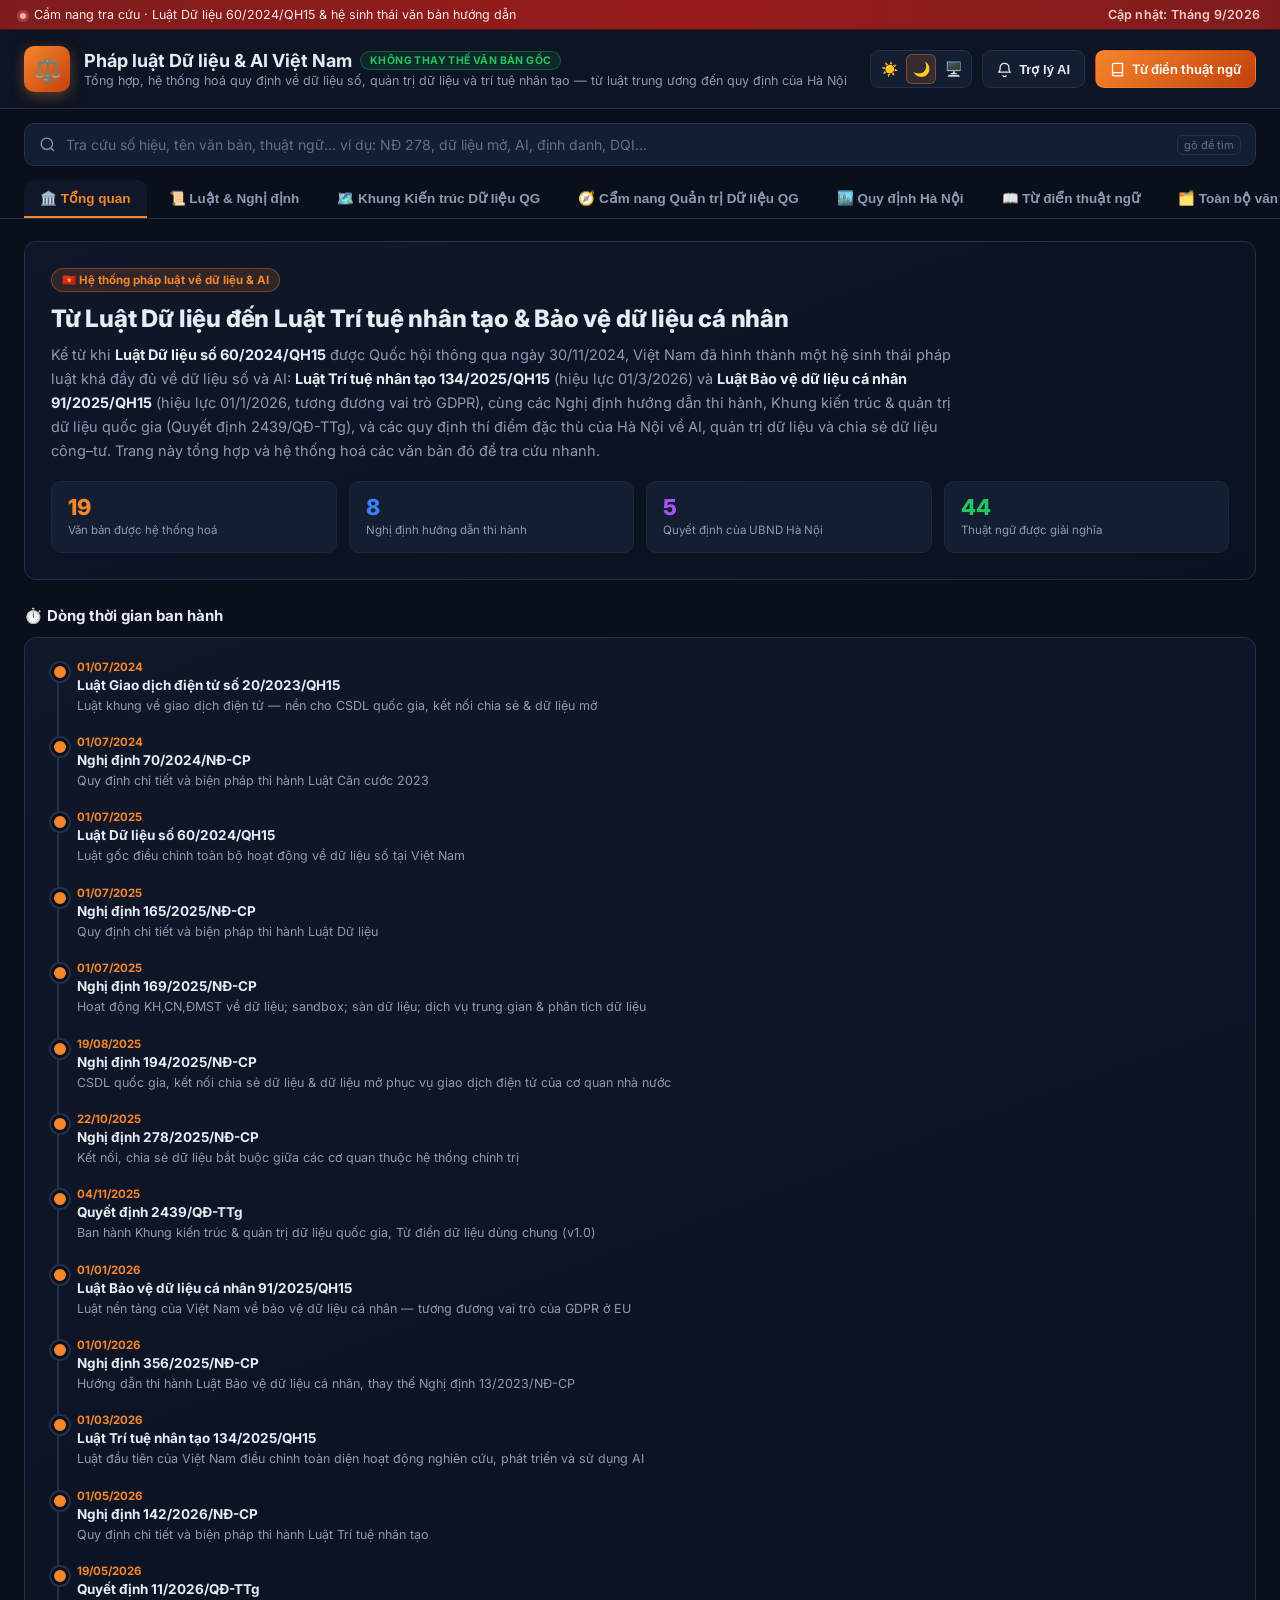
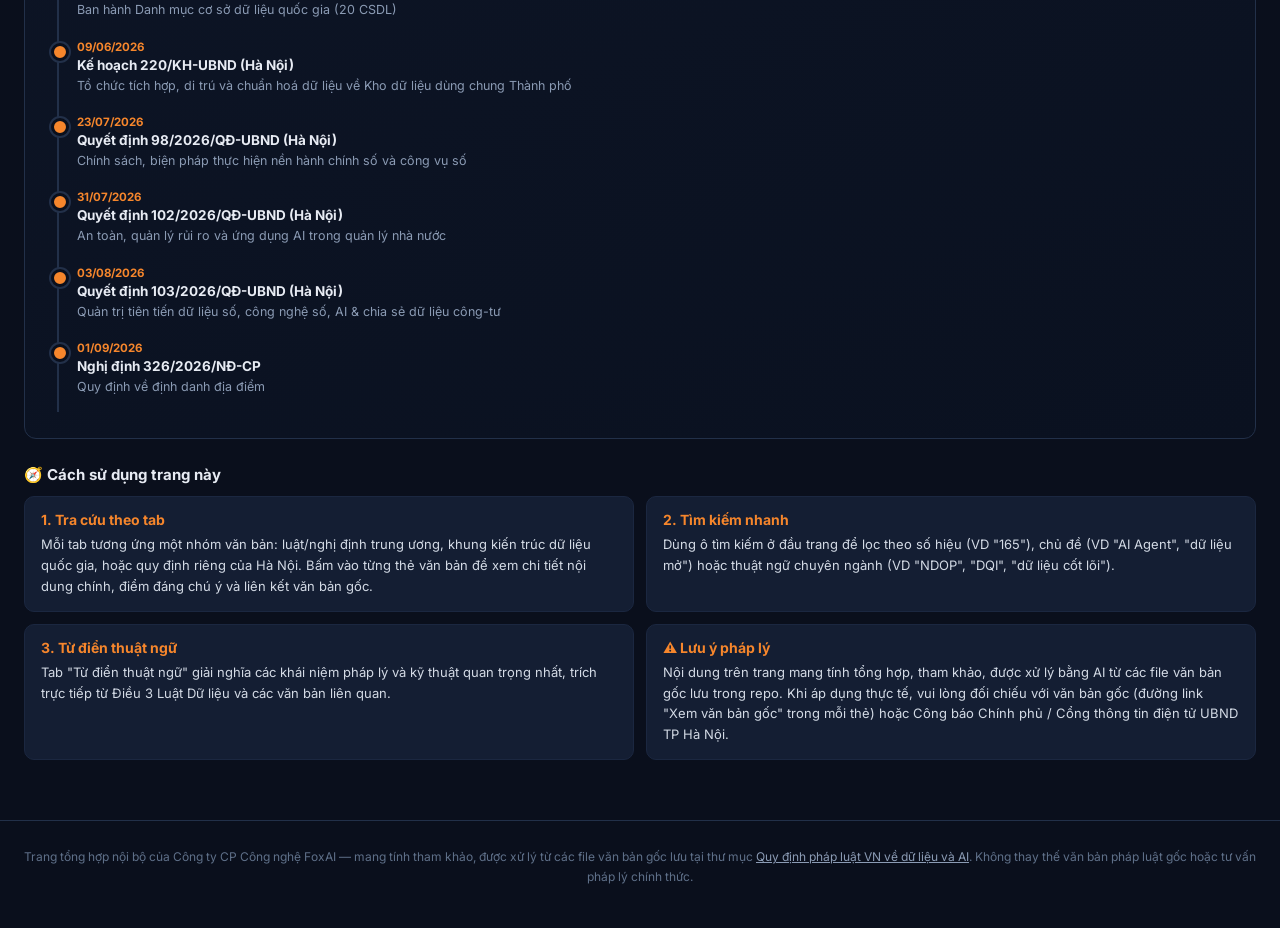
<file: docs/phap-luat/index.html>
<!DOCTYPE html>
<html lang="vi">
<head>
<meta charset="UTF-8">
<meta name="viewport" content="width=device-width, initial-scale=1.0">
<title>Cẩm nang Pháp luật Dữ liệu &amp; AI Việt Nam</title>
<meta name="description" content="Tổng hợp và tra cứu nhanh các quy định pháp luật Việt Nam về dữ liệu số và trí tuệ nhân tạo: Luật Dữ liệu, Luật Trí tuệ nhân tạo, Luật Bảo vệ dữ liệu cá nhân, các Nghị định hướng dẫn, Khung kiến trúc dữ liệu quốc gia và quy định của Hà Nội.">
<link rel="icon" href="data:image/svg+xml,<svg xmlns=%22http://www.w3.org/2000/svg%22 viewBox=%220 0 100 100%22><text y=%22.9em%22 font-size=%2290%22>⚖️</text></svg>">
<link rel="preconnect" href="https://fonts.googleapis.com">
<link href="https://fonts.googleapis.com/css2?family=Inter:wght@400;500;600;700;800&display=swap" rel="stylesheet">
<link rel="stylesheet" href="style.css">
</head>
<body>

<div class="topbar">
  <div><span class="dot"></span>Cẩm nang tra cứu · Luật Dữ liệu 60/2024/QH15 &amp; hệ sinh thái văn bản hướng dẫn</div>
  <div class="topbar-right">Cập nhật: Tháng 9/2026</div>
</div>

<header class="site-header">
  <div class="header-inner">
    <div class="brand">
      <div class="brand-icon">⚖️</div>
      <div class="brand-text">
        <h1>Pháp luật Dữ liệu &amp; AI Việt Nam <span class="badge-pill">Không thay thế văn bản gốc</span></h1>
        <p>Tổng hợp, hệ thống hoá quy định về dữ liệu số, quản trị dữ liệu và trí tuệ nhân tạo — từ luật trung ương đến quy định của Hà Nội</p>
      </div>
    </div>
    <div class="header-actions">
      <div class="theme-switch" role="group" aria-label="Chọn giao diện sáng/tối">
        <button class="theme-btn" data-theme-choice="light" type="button" title="Giao diện sáng">☀️</button>
        <button class="theme-btn" data-theme-choice="dark" type="button" title="Giao diện tối">🌙</button>
        <button class="theme-btn" data-theme-choice="system" type="button" title="Theo cấu hình máy">🖥️</button>
      </div>
      <button class="btn" type="button" id="btn-ai-assistant">
        <svg width="15" height="15" viewBox="0 0 24 24" fill="none" stroke="currentColor" stroke-width="2"><path d="M12 2a7 7 0 00-7 7v3l-2 4h18l-2-4v-3a7 7 0 00-7-7z"/><path d="M9.5 21a2.5 2.5 0 005 0"/></svg>
        Trợ lý AI
      </button>
      <a class="btn btn-accent" href="#" id="btn-glossary-shortcut" onclick="showTab('tudien');return false;">
        <svg width="15" height="15" viewBox="0 0 24 24" fill="none" stroke="currentColor" stroke-width="2"><path d="M4 19.5A2.5 2.5 0 016.5 17H20"/><path d="M6.5 2H20v20H6.5A2.5 2.5 0 014 19.5v-15A2.5 2.5 0 016.5 2z"/></svg>
        Từ điển thuật ngữ
      </a>
    </div>
  </div>
</header>

<div class="search-wrap">
  <div class="search-box">
    <svg width="17" height="17" viewBox="0 0 24 24" fill="none" stroke="currentColor" stroke-width="2"><circle cx="11" cy="11" r="8"/><path d="M21 21l-4.35-4.35"/></svg>
    <input id="search-input" type="text" placeholder="Tra cứu số hiệu, tên văn bản, thuật ngữ… ví dụ: NĐ 278, dữ liệu mở, AI, định danh, DQI…" autocomplete="off">
    <span class="search-hint">gõ để tìm</span>
  </div>
</div>

<div id="tabs-scope">
<nav class="tabs">
  <button class="tab-btn active" id="tab-tongquan" onclick="showTab('tongquan')">🏛️ Tổng quan</button>
  <button class="tab-btn" id="tab-luat" onclick="showTab('luat')">📜 Luật &amp; Nghị định</button>
  <button class="tab-btn" id="tab-khungkientruc" onclick="showTab('khungkientruc')">🗺️ Khung Kiến trúc Dữ liệu QG</button>
  <button class="tab-btn" id="tab-khungqtdl" onclick="showTab('khungqtdl')">🧭 Cẩm nang Quản trị Dữ liệu QG</button>
  <button class="tab-btn" id="tab-hanoi" onclick="showTab('hanoi')">🏙️ Quy định Hà Nội</button>
  <button class="tab-btn" id="tab-tudien" onclick="showTab('tudien')">📖 Từ điển thuật ngữ</button>
  <button class="tab-btn" id="tab-tatca" onclick="showTab('tatca')">🗂️ Toàn bộ văn bản</button>
</nav>
</div>

<main>

  <!-- ===================== SEARCH RESULTS ===================== -->
  <div id="search-results"></div>

  <!-- ===================== TAB: TỔNG QUAN ===================== -->
  <section class="tab-panel active" id="panel-tongquan">
    <div class="hero">
      <span class="chip">🇻🇳 Hệ thống pháp luật về dữ liệu &amp; AI</span>
      <h2>Từ Luật Dữ liệu đến Luật Trí tuệ nhân tạo &amp; Bảo vệ dữ liệu cá nhân</h2>
      <p class="lead">Kể từ khi <b>Luật Dữ liệu số 60/2024/QH15</b> được Quốc hội thông qua ngày 30/11/2024, Việt Nam đã hình thành một hệ sinh thái pháp luật khá đầy đủ về dữ liệu số và AI: <b>Luật Trí tuệ nhân tạo 134/2025/QH15</b> (hiệu lực 01/3/2026) và <b>Luật Bảo vệ dữ liệu cá nhân 91/2025/QH15</b> (hiệu lực 01/1/2026, tương đương vai trò GDPR), cùng các Nghị định hướng dẫn thi hành, Khung kiến trúc &amp; quản trị dữ liệu quốc gia (Quyết định 2439/QĐ-TTg), và các quy định thí điểm đặc thù của Hà Nội về AI, quản trị dữ liệu và chia sẻ dữ liệu công–tư. Trang này tổng hợp và hệ thống hoá các văn bản đó để tra cứu nhanh.</p>
      <div class="stat-grid">
        <div class="stat-card"><div class="num c-orange" id="stat-total">–</div><div class="lbl">Văn bản được hệ thống hoá</div></div>
        <div class="stat-card"><div class="num c-blue" id="stat-nd">–</div><div class="lbl">Nghị định hướng dẫn thi hành</div></div>
        <div class="stat-card"><div class="num c-purple" id="stat-hn">–</div><div class="lbl">Quyết định của UBND Hà Nội</div></div>
        <div class="stat-card"><div class="num c-green" id="stat-terms">–</div><div class="lbl">Thuật ngữ được giải nghĩa</div></div>
      </div>
    </div>

    <div class="section-title"><h3>⏱️ Dòng thời gian ban hành</h3></div>
    <div class="hero" style="padding:22px 26px;">
      <div class="timeline" id="timeline"></div>
    </div>

    <div class="section-title"><h3>🧭 Cách sử dụng trang này</h3></div>
    <div class="glossary-grid">
      <div class="term-card">
        <div class="term">1. Tra cứu theo tab</div>
        <div class="def">Mỗi tab tương ứng một nhóm văn bản: luật/nghị định trung ương, khung kiến trúc dữ liệu quốc gia, hoặc quy định riêng của Hà Nội. Bấm vào từng thẻ văn bản để xem chi tiết nội dung chính, điểm đáng chú ý và liên kết văn bản gốc.</div>
      </div>
      <div class="term-card">
        <div class="term">2. Tìm kiếm nhanh</div>
        <div class="def">Dùng ô tìm kiếm ở đầu trang để lọc theo số hiệu (VD "165"), chủ đề (VD "AI Agent", "dữ liệu mở") hoặc thuật ngữ chuyên ngành (VD "NDOP", "DQI", "dữ liệu cốt lõi").</div>
      </div>
      <div class="term-card">
        <div class="term">3. Từ điển thuật ngữ</div>
        <div class="def">Tab "Từ điển thuật ngữ" giải nghĩa các khái niệm pháp lý và kỹ thuật quan trọng nhất, trích trực tiếp từ Điều 3 Luật Dữ liệu và các văn bản liên quan.</div>
      </div>
      <div class="term-card">
        <div class="term">⚠️ Lưu ý pháp lý</div>
        <div class="def">Nội dung trên trang mang tính tổng hợp, tham khảo, được xử lý bằng AI từ các file văn bản gốc lưu trong repo. Khi áp dụng thực tế, vui lòng đối chiếu với văn bản gốc (đường link "Xem văn bản gốc" trong mỗi thẻ) hoặc Công báo Chính phủ / Cổng thông tin điện tử UBND TP Hà Nội.</div>
      </div>
    </div>
  </section>

  <!-- ===================== TAB: LUẬT & NGHỊ ĐỊNH ===================== -->
  <section class="tab-panel" id="panel-luat">
    <div class="hero">
      <span class="chip">📜 Cấp trung ương</span>
      <h2>Luật Dữ liệu, Luật AI, Luật Bảo vệ dữ liệu cá nhân và các Nghị định hướng dẫn</h2>
      <p class="lead">Nhóm văn bản nền tảng ở cấp trung ương: <b>Luật Dữ liệu số 60/2024/QH15</b>, <b>Luật Trí tuệ nhân tạo 134/2025/QH15</b>, <b>Luật Bảo vệ dữ liệu cá nhân 91/2025/QH15</b> và <b>Luật Giao dịch điện tử 2023</b> là các luật gốc, cùng các Nghị định quy định chi tiết việc thi hành — về bảo vệ/quản trị dữ liệu, kết nối chia sẻ dữ liệu bắt buộc, sandbox dữ liệu &amp; AI, phân loại rủi ro AI, bảo vệ dữ liệu cá nhân, cơ sở dữ liệu quốc gia về dân cư/căn cước, và định danh địa điểm.</p>
    </div>
    <div class="section-title"><h3>Danh sách văn bản</h3></div>
    <div class="doc-list" id="cat-luat"></div>
  </section>

  <!-- ===================== TAB: KHUNG KIẾN TRÚC DỮ LIỆU QG ===================== -->
  <section class="tab-panel" id="panel-khungkientruc">
    <div class="hero">
      <span class="chip">🗺️ Hạ tầng &amp; kiến trúc kỹ thuật</span>
      <h2>Khung Kiến trúc &amp; Quản trị Dữ liệu Quốc gia</h2>
      <p class="lead">Quyết định 2439/QĐ-TTg ban hành "bộ ba" nền tảng kỹ thuật–thể chế: Khung kiến trúc dữ liệu quốc gia, Khung quản trị/quản lý dữ liệu quốc gia, và Từ điển dữ liệu dùng chung — hiện thực hoá các nghĩa vụ do Luật Dữ liệu và Nghị định 278/2025/NĐ-CP đặt ra, xoay quanh Trung tâm dữ liệu quốc gia và Nền tảng chia sẻ, điều phối dữ liệu (NDOP).</p>
    </div>

    <div class="diagram-box">
      <img src="assets/khung-kien-truc-du-lieu-quoc-gia.webp" alt="Sơ đồ tổng quát Khung kiến trúc dữ liệu quốc gia" loading="lazy">
      <div class="cap">Sơ đồ tổng quát Khung kiến trúc dữ liệu quốc gia — nguồn: FoxAI, tổng hợp từ Quyết định 2439/QĐ-TTg</div>
    </div>

    <div class="section-title"><h3>Danh sách văn bản</h3></div>
    <div class="doc-list" id="cat-khungkientruc"></div>
  </section>

  <!-- ===================== TAB: CẨM NANG QUẢN TRỊ DỮ LIỆU QG (APP NHÚNG) ===================== -->
  <section class="tab-panel" id="panel-khungqtdl">
    <div class="hero">
      <span class="chip">🧭 Ứng dụng tra cứu chuyên sâu</span>
      <h2>Cẩm nang Khung Kiến trúc &amp; Quản trị Dữ liệu Quốc gia</h2>
      <p class="lead">Ứng dụng tra cứu chuyên sâu về Khung quản trị 5 bộ phận, Từ điển &amp; chuẩn định danh, Nền tảng NDOP/Kho tỉnh, Hạ tầng &amp; bảo mật Agent Node, chỉ số DQI và checklist sự cố — theo Quyết định 2439/QĐ-TTg &amp; Công văn 4856/BCA-TTDLQG. Nội dung được sao lưu định kỳ (khoảng 1 tháng/lần) từ ứng dụng nguồn <a href="https://jamebone10072025-ecabinet.github.io/kientrucdulieu-app/" target="_blank" rel="noopener">kientrucdulieu-app</a> để trang luôn hoạt động độc lập; vui lòng đối chiếu bản gốc nếu cần dữ liệu mới nhất. Lưu ý: tính năng "Trợ lý AI Gemini" trong ứng dụng nhúng cần máy chủ phụ trợ riêng nên có thể không khả dụng trên bản sao lưu tĩnh này.</p>
    </div>
    <div class="embed-frame-wrap">
      <iframe src="khung-quan-tri-dl/index.html" title="Cẩm nang Khung Kiến trúc & Quản trị Dữ liệu Quốc gia" loading="lazy"></iframe>
    </div>
  </section>

  <!-- ===================== TAB: HÀ NỘI ===================== -->
  <section class="tab-panel" id="panel-hanoi">
    <div class="hero">
      <span class="chip">🏙️ Thí điểm địa phương</span>
      <h2>Quy định của UBND Thành phố Hà Nội</h2>
      <p class="lead">Tận dụng cơ chế đặc thù của <b>Luật Thủ đô 02/2026/QH16</b>, Hà Nội là địa phương đi đầu ban hành các quy định thí điểm cụ thể về hành chính số, quản lý rủi ro AI trong quản lý nhà nước, và cơ chế chia sẻ dữ liệu công–tư theo hợp đồng — nhiều nội dung chi tiết hơn khung pháp luật quốc gia.</p>
    </div>
    <div class="section-title"><h3>Danh sách văn bản</h3></div>
    <div class="doc-list" id="cat-hanoi"></div>
  </section>

  <!-- ===================== TAB: TỪ ĐIỂN ===================== -->
  <section class="tab-panel" id="panel-tudien">
    <div class="hero">
      <span class="chip">📖 Tra cứu thuật ngữ</span>
      <h2>Từ điển thuật ngữ dữ liệu &amp; AI</h2>
      <p class="lead">Các khái niệm được giải nghĩa trực tiếp theo Điều 3 Luật Dữ liệu số 60/2024/QH15 và các văn bản hướng dẫn liên quan (Nghị định 194, 278, Quyết định 2439…).</p>
    </div>
    <div class="glossary-grid" id="glossary-grid"></div>
  </section>

  <!-- ===================== TAB: TẤT CẢ ===================== -->
  <section class="tab-panel" id="panel-tatca">
    <div class="hero">
      <span class="chip">🗂️ Đầy đủ</span>
      <h2>Toàn bộ văn bản đã hệ thống hoá</h2>
      <p class="lead">Danh sách đầy đủ tất cả văn bản trong cẩm nang này, không phân nhóm — dùng để rà soát tổng thể hoặc đối chiếu chéo giữa các văn bản.</p>
    </div>
    <div class="doc-list" id="cat-tatca"></div>
  </section>

</main>

<footer>
  Trang tổng hợp nội bộ của Công ty CP Công nghệ FoxAI — mang tính tham khảo, được xử lý từ các file văn bản gốc lưu tại thư mục
  <a href="https://github.com/hoanglong8/FOXAI-Data/tree/main/Quy%20%C4%91%E1%BB%8Bnh%20ph%C3%A1p%20lu%E1%BA%ADt%20VN%20v%E1%BB%81%20d%E1%BB%AF%20li%E1%BB%87u%20v%C3%A0%20AI" target="_blank" rel="noopener">Quy định pháp luật VN về dữ liệu và AI</a>.
  Không thay thế văn bản pháp luật gốc hoặc tư vấn pháp lý chính thức.
</footer>

<div id="ai-modal" class="ai-modal">
  <div class="ai-panel">
    <div class="ai-panel-head">
      <div class="ai-panel-title">🤖 Trợ lý AI — hỏi đáp về pháp luật dữ liệu &amp; AI</div>
      <button class="ai-close" id="ai-modal-close" type="button" aria-label="Đóng">✕</button>
    </div>
    <div class="ai-panel-note">
      Bạn tự nhập API key của riêng mình (OpenAI / Anthropic / Google Gemini). Key chỉ được lưu trong trình duyệt của bạn (localStorage) và gửi trực tiếp từ trình duyệt đến nhà cung cấp AI tương ứng — FoxAI không lưu trữ hay nhìn thấy key này. Câu trả lời của AI chỉ mang tính tham khảo, không thay thế văn bản gốc hoặc tư vấn pháp lý chính thức.
    </div>
    <div class="ai-settings">
      <div class="ai-field">
        <label for="ai-provider">Nhà cung cấp</label>
        <select id="ai-provider">
          <option value="openai">OpenAI</option>
          <option value="anthropic">Anthropic (Claude)</option>
          <option value="gemini">Google Gemini</option>
        </select>
      </div>
      <div class="ai-field">
        <label for="ai-model">Model</label>
        <input id="ai-model" type="text" placeholder="gpt-4o-mini">
      </div>
      <div class="ai-field ai-field-key">
        <label for="ai-key">API key</label>
        <input id="ai-key" type="password" placeholder="sk-...">
      </div>
    </div>
    <div class="ai-messages" id="ai-messages"></div>
    <div class="ai-status" id="ai-status"></div>
    <div class="ai-input-row">
      <textarea id="ai-input" rows="2" placeholder="Hỏi về Luật Dữ liệu, Luật AI, Luật Bảo vệ dữ liệu cá nhân…"></textarea>
      <div class="ai-input-actions">
        <button class="btn" id="ai-clear" type="button">Xoá hội thoại</button>
        <button class="btn btn-accent" id="ai-send" type="button">Gửi</button>
      </div>
    </div>
  </div>
</div>

<script src="data.js"></script>
<script src="app.js"></script>
<script>
  document.getElementById("stat-total").textContent = DOCS.length;
  document.getElementById("stat-nd").textContent = DOCS.filter(d => d.type === "nghidinh").length;
  document.getElementById("stat-hn").textContent = DOCS.filter(d => d.category === "hanoi").length;
  document.getElementById("stat-terms").textContent = TERMS.length;
</script>
</body>
</html>
</file>
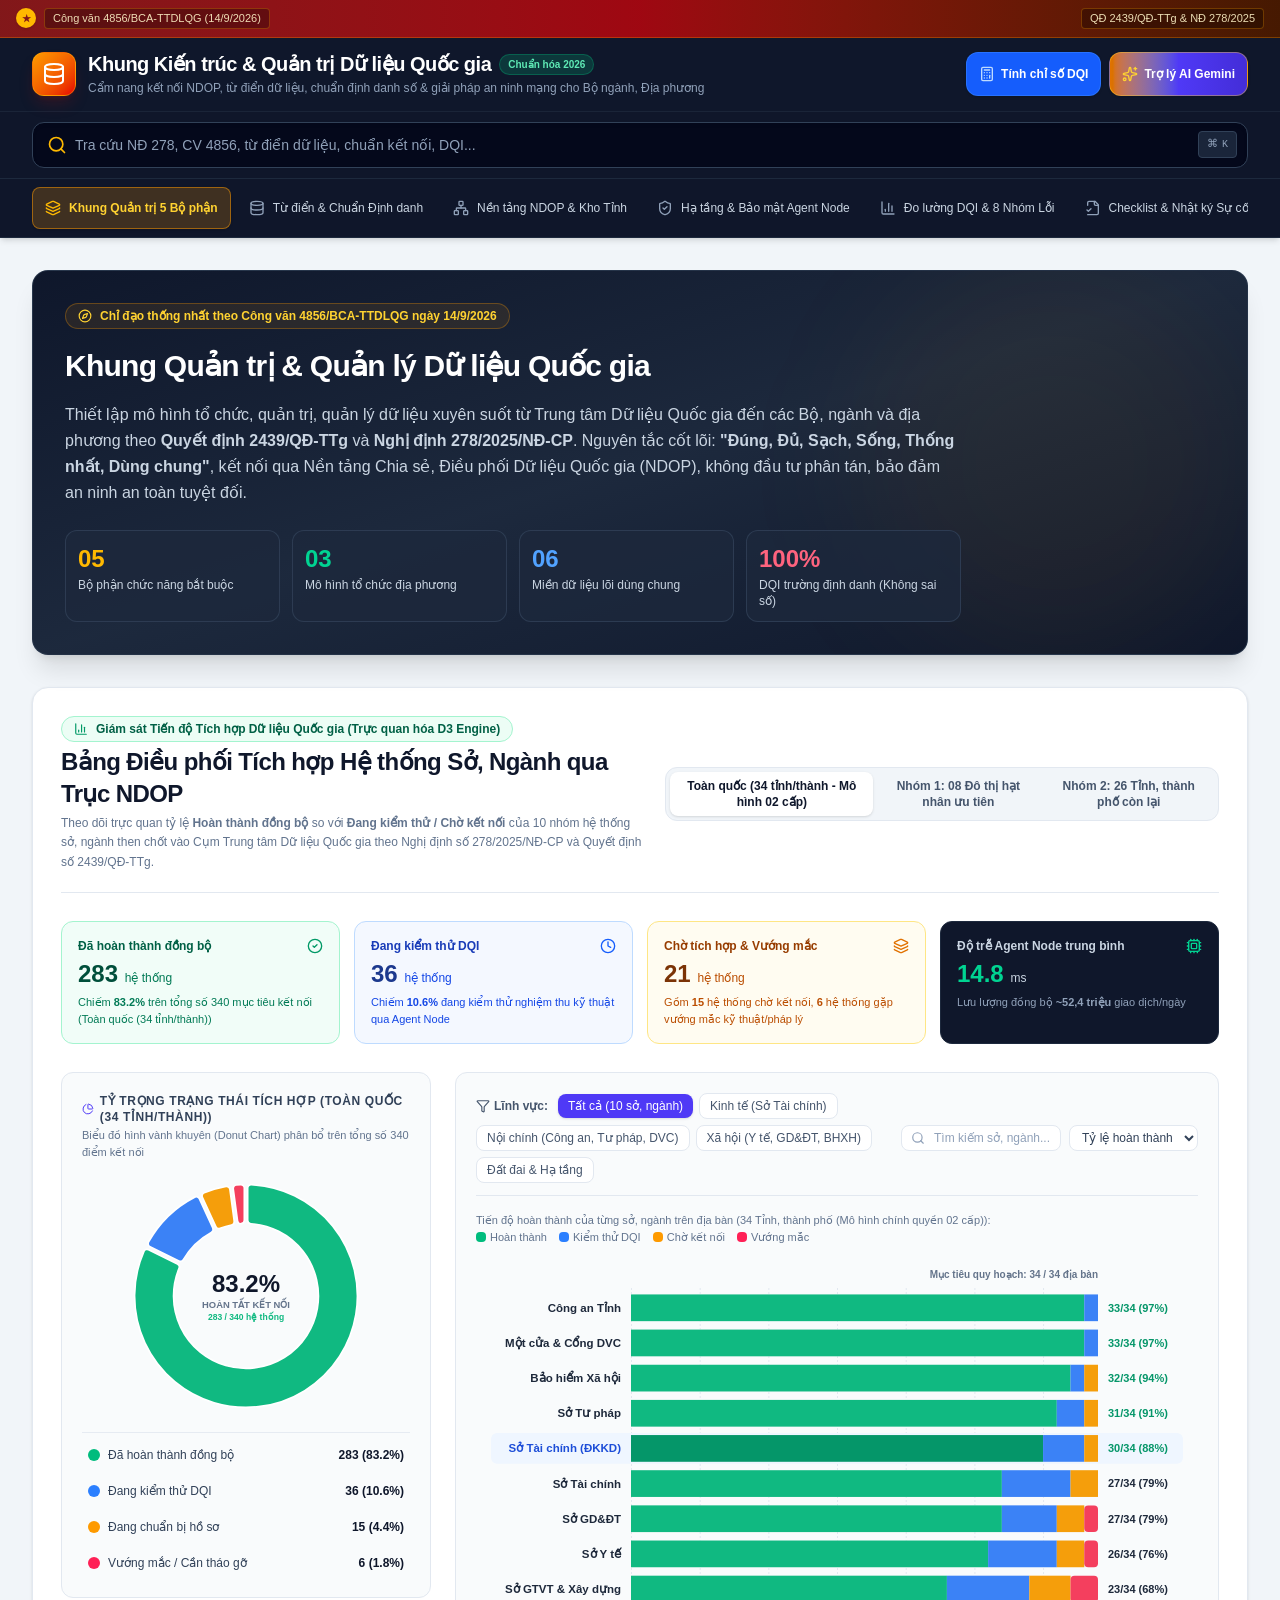
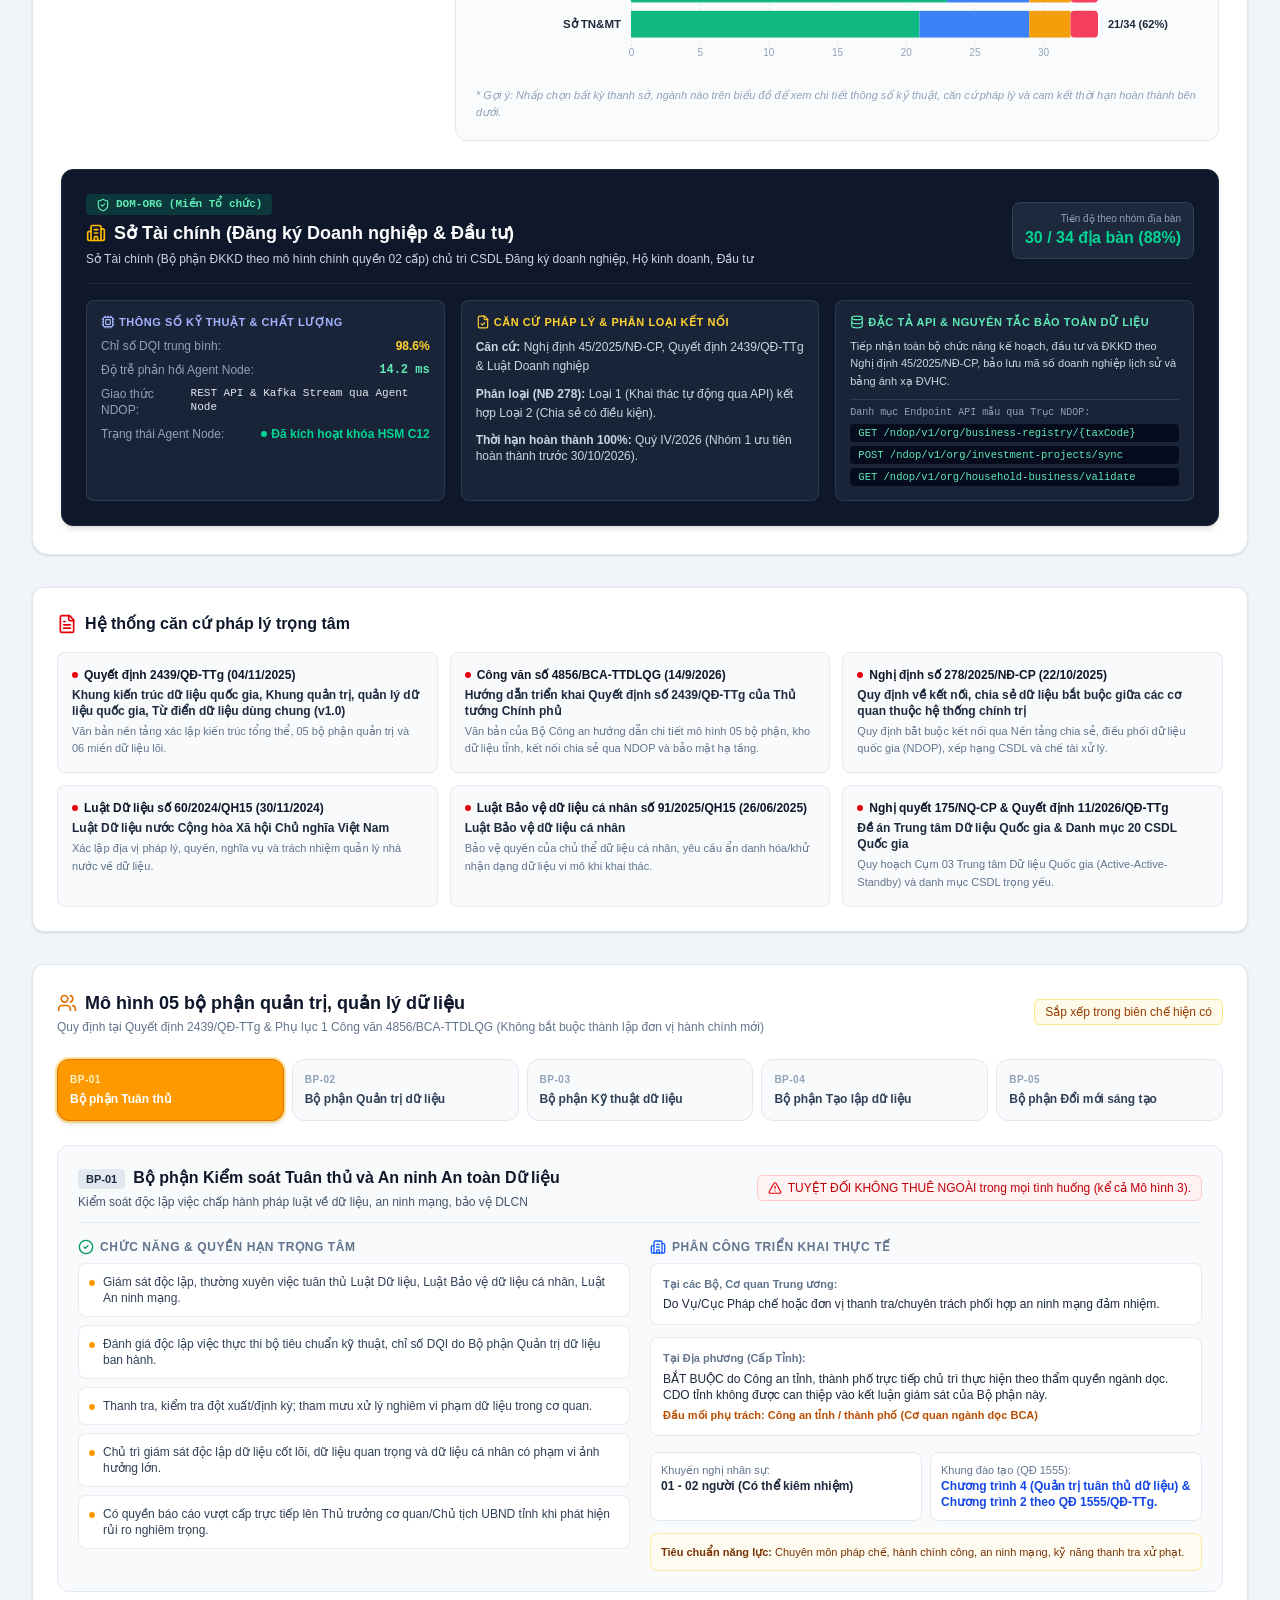
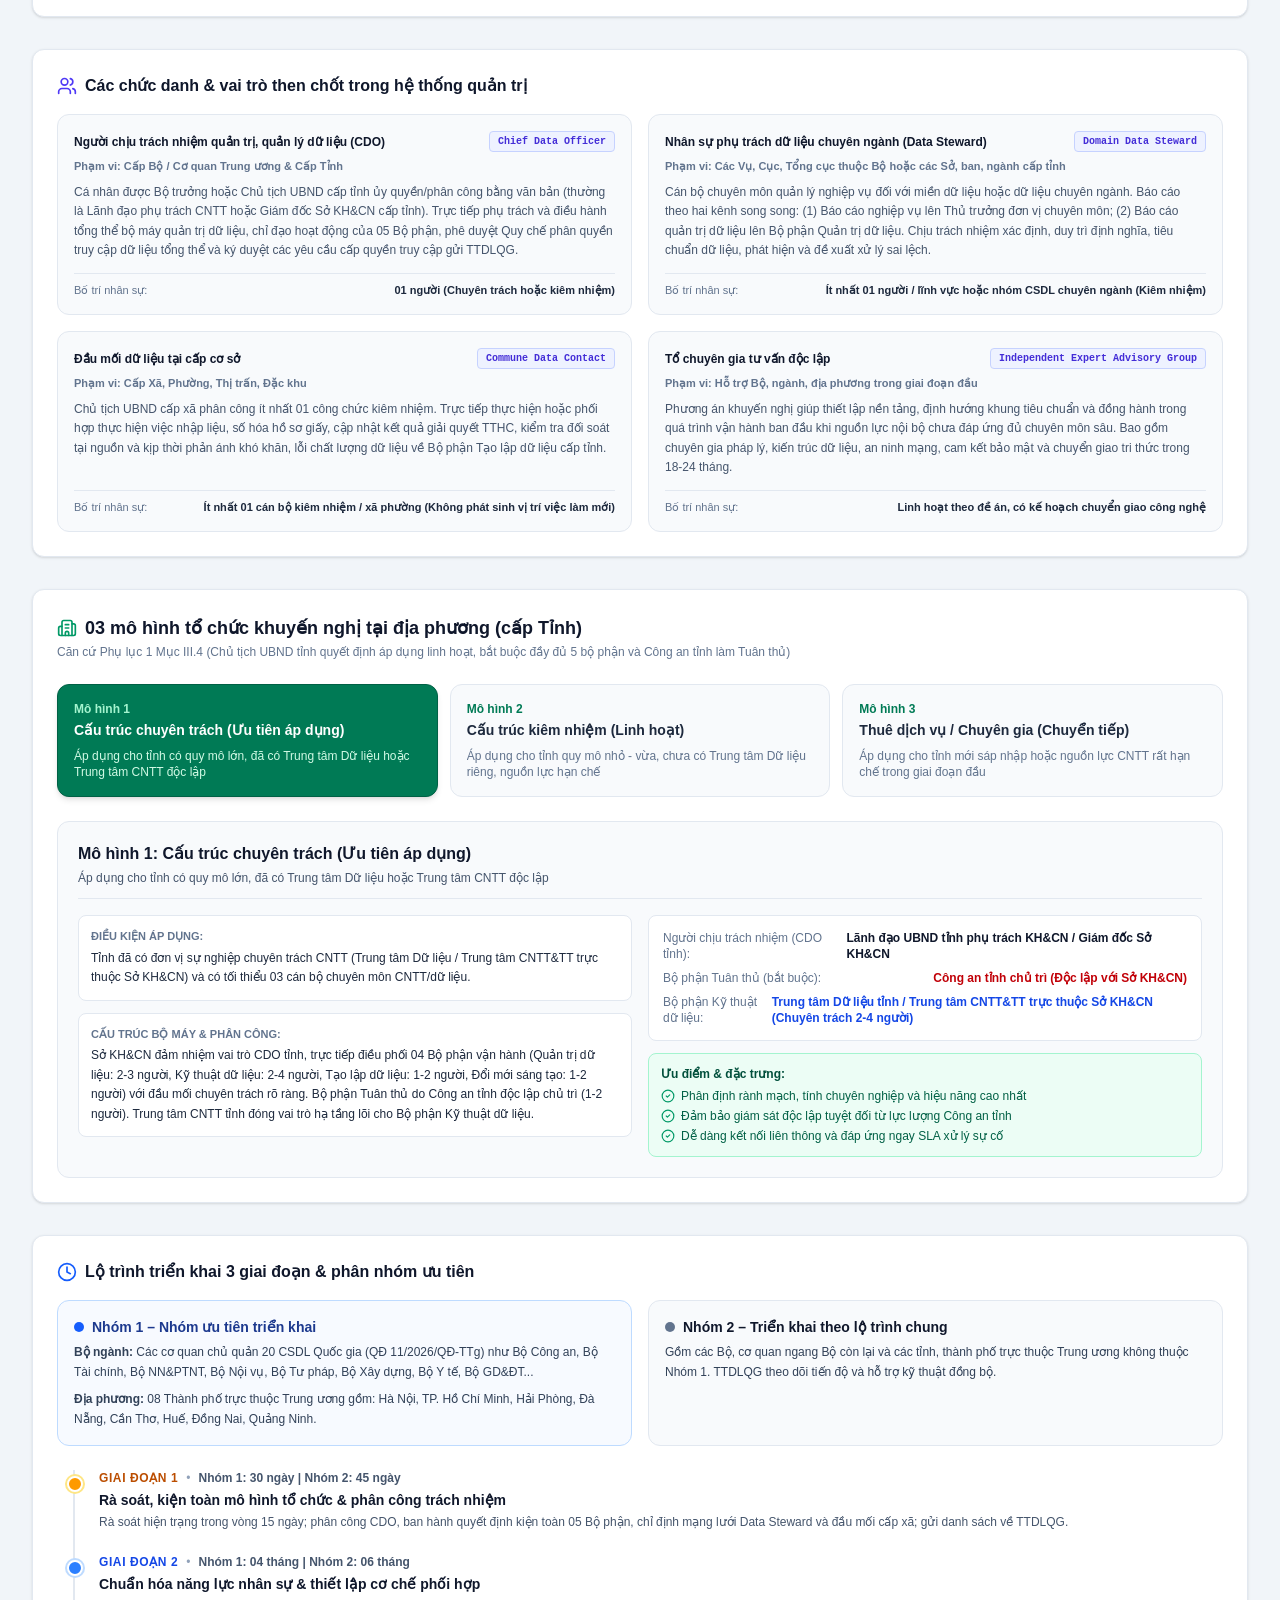
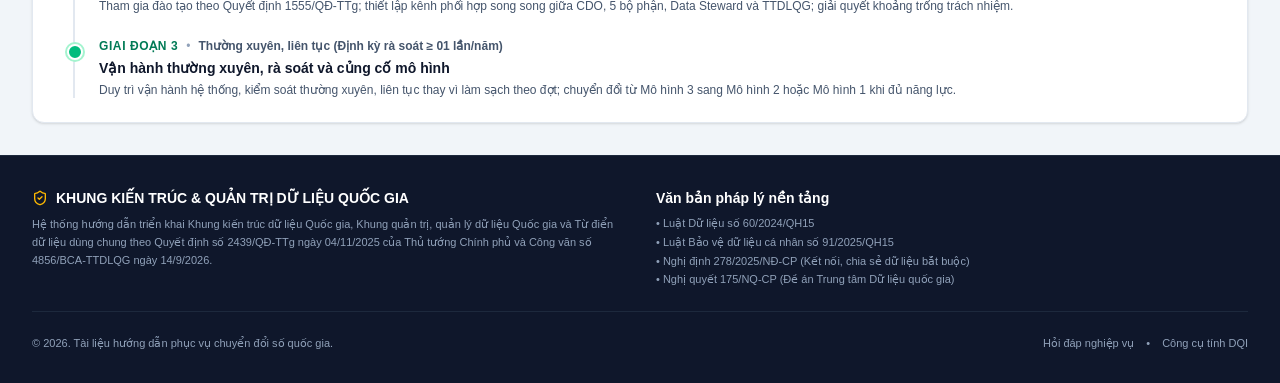
<file: docs/phap-luat/khung-quan-tri-dl/index.html>
<!doctype html>
<html lang="vi">
  <head>
    <meta charset="UTF-8" />
    <meta name="viewport" content="width=device-width, initial-scale=1.0" />
    <title>Khung Kiến trúc & Quản trị Dữ liệu Quốc gia</title>
    <meta name="description" content="Cẩm nang hướng dẫn triển khai Khung kiến trúc dữ liệu Quốc gia, Khung quản trị, quản lý dữ liệu Quốc gia, Từ điển dữ liệu dùng chung, tiêu chuẩn định danh, nền tảng kết nối NDOP/LDOP và giải pháp bảo mật theo Quyết định 2439/QĐ-TTg & Công văn 4856/BCA-TTDLQG." />
    <meta property="og:title" content="Khung Kiến trúc & Quản trị Dữ liệu Quốc gia" />
    <meta property="og:description" content="Cẩm nang hướng dẫn triển khai Khung kiến trúc dữ liệu Quốc gia, Khung quản trị, quản lý dữ liệu Quốc gia, Từ điển dữ liệu dùng chung, tiêu chuẩn định danh, nền tảng kết nối NDOP/LDOP và giải pháp bảo mật theo Quyết định 2439/QĐ-TTg & Công văn 4856/BCA-TTDLQG." />
    <meta property="og:type" content="website" />
    <meta name="twitter:card" content="summary_large_image" />
    <link rel="preconnect" href="https://fonts.googleapis.com">
    <link rel="preconnect" href="https://fonts.gstatic.com" crossorigin>
    <link href="https://fonts.googleapis.com/css2?family=Plus+Jakarta+Sans:wght@400;500;600;700;800&family=JetBrains+Mono:wght@400;500;600&display=swap" rel="stylesheet">
    <script type="module" crossorigin src="./assets/index-VJHAPjzy.js"></script>
    <link rel="stylesheet" crossorigin href="./assets/index-B8OmJ9KE.css">
  </head>
  <body class="bg-slate-50 text-slate-900 antialiased font-sans">
    <div id="root"></div>
  </body>
</html>
</file>
<file: docs/phap-luat/style.css>
:root {
  --bg: #0a0f1c;
  --bg-elevated: #0f1729;
  --header-bg: #0d1424;
  --card: #141e33;
  --card-hover: #1a2740;
  --border: #223049;
  --border-soft: #1b2740;
  --text: #e7ebf3;
  --text-dim: #8b9bb4;
  --text-dimmer: #5f7089;
  --accent: #f6862c;
  --accent-soft: rgba(246, 134, 44, 0.14);
  --red: #ef4444;
  --red-soft: rgba(239, 68, 68, 0.12);
  --green: #22c55e;
  --green-soft: rgba(34, 197, 94, 0.12);
  --blue: #3b82f6;
  --blue-soft: rgba(59, 130, 246, 0.12);
  --purple: #a855f7;
  --purple-soft: rgba(168, 85, 247, 0.12);
  --yellow: #eab308;
  --yellow-soft: rgba(234, 179, 8, 0.12);
  --radius: 12px;
  --maxw: 1280px;
  --hero-grad-end: #0a1120;
}

:root[data-theme="light"] {
  --bg: #ffffff;
  --bg-elevated: #ffffff;
  --header-bg: #ffffff;
  --card: #ffffff;
  --card-hover: #f3f4f7;
  --border: #e1e4ea;
  --border-soft: #ecedf2;
  --text: #171c29;
  --text-dim: #4d5566;
  --text-dimmer: #828a9c;
  --accent: #e4701a;
  --accent-soft: rgba(228, 112, 26, 0.1);
  --red: #dc2626;
  --red-soft: rgba(220, 38, 38, 0.08);
  --green: #15803d;
  --green-soft: rgba(21, 128, 61, 0.09);
  --blue: #1d4ed8;
  --blue-soft: rgba(29, 78, 216, 0.08);
  --purple: #7e22ce;
  --purple-soft: rgba(126, 34, 206, 0.08);
  --yellow: #a16207;
  --yellow-soft: rgba(161, 98, 7, 0.1);
  --hero-grad-end: #f6f7fa;
}

:root[data-theme="light"] .doc-type.luat { color: #b91c1c; }
:root[data-theme="light"] .doc-type.nghidinh { color: #1d4ed8; }
:root[data-theme="light"] .doc-type.quyetdinh-tw { color: #7e22ce; }
:root[data-theme="light"] .doc-type.quyetdinh-hn { color: #a16207; }
:root[data-theme="light"] .doc-type.kehoach { color: #15803d; }
:root[data-theme="light"] .doc-type.nghiencuu { color: #475569; }
:root[data-theme="light"] .doc-body li,
:root[data-theme="light"] .doc-body p { color: #374151; }
:root[data-theme="light"] .term-card .def { color: #374151; }
:root[data-theme="light"] .note-box { color: #9a4a0c; }
:root[data-theme="light"] .note-box.red { color: #b91c1c; }
:root[data-theme="light"] ::-webkit-scrollbar-thumb { background: #cbd2e0; }
:root[data-theme="light"] ::-webkit-scrollbar-thumb:hover { background: #b2bace; }

* { box-sizing: border-box; }

html, body {
  margin: 0;
  padding: 0;
  background: var(--bg);
  color: var(--text);
  font-family: "Inter", -apple-system, BlinkMacSystemFont, "Segoe UI", Roboto, Helvetica, Arial, sans-serif;
  -webkit-font-smoothing: antialiased;
  scroll-behavior: smooth;
  transition: background-color .15s, color .15s;
}

a { color: inherit; }

::selection { background: var(--accent-soft); }

/* ---------- Top alert bar ---------- */
.topbar {
  background: linear-gradient(90deg, #7f1d1d, #991b1b 55%, #7f1d1d);
  color: #fde8e8;
  font-size: 12.5px;
  padding: 7px 20px;
  display: flex;
  align-items: center;
  justify-content: space-between;
  gap: 12px;
  flex-wrap: wrap;
  border-bottom: 1px solid #4b1414;
}
.topbar .dot {
  display: inline-block;
  width: 6px; height: 6px;
  border-radius: 50%;
  background: #fca5a5;
  margin-right: 8px;
  box-shadow: 0 0 0 3px rgba(252,165,165,0.25);
}
.topbar-right { color: #fbcaca; font-weight: 600; letter-spacing: .2px; }

/* ---------- Header ---------- */
header.site-header {
  background: var(--header-bg);
  border-bottom: 1px solid var(--border);
  padding: 16px 24px;
}
.header-inner {
  max-width: var(--maxw);
  margin: 0 auto;
  display: flex;
  align-items: center;
  gap: 16px;
  flex-wrap: wrap;
}
.brand {
  display: flex;
  align-items: center;
  gap: 14px;
  flex: 1;
  min-width: 260px;
}
.brand-icon {
  width: 46px; height: 46px;
  border-radius: 10px;
  background: linear-gradient(135deg, var(--accent), #c2410c);
  display: flex; align-items: center; justify-content: center;
  font-size: 22px;
  flex-shrink: 0;
  box-shadow: 0 4px 14px rgba(246,134,44,0.35);
}
.brand-text h1 {
  font-size: 18px;
  margin: 0 0 2px 0;
  font-weight: 700;
  display: flex;
  align-items: center;
  gap: 8px;
  flex-wrap: wrap;
}
.brand-text p {
  margin: 0;
  font-size: 12.5px;
  color: var(--text-dim);
}
.badge-pill {
  font-size: 10.5px;
  font-weight: 700;
  padding: 2px 9px;
  border-radius: 999px;
  background: var(--green-soft);
  color: var(--green);
  border: 1px solid rgba(34,197,94,0.3);
  text-transform: uppercase;
  letter-spacing: .4px;
}
.header-actions { display: flex; gap: 10px; flex-wrap: wrap; }
.btn {
  border: 1px solid var(--border);
  background: var(--card);
  color: var(--text);
  padding: 9px 14px;
  border-radius: 9px;
  font-size: 13px;
  font-weight: 600;
  cursor: pointer;
  display: inline-flex;
  align-items: center;
  gap: 7px;
  text-decoration: none;
  transition: border-color .15s, transform .1s;
}
.btn:hover { border-color: var(--accent); transform: translateY(-1px); }
.btn-accent {
  background: linear-gradient(135deg, var(--accent), #c2410c);
  border-color: transparent;
  color: #fff;
}
.btn-accent:hover { filter: brightness(1.08); }

/* ---------- Theme switch ---------- */
.theme-switch {
  display: inline-flex;
  border: 1px solid var(--border);
  background: var(--card);
  border-radius: 9px;
  padding: 3px;
  gap: 2px;
}
.theme-btn {
  border: none;
  background: transparent;
  color: var(--text-dim);
  width: 30px;
  height: 30px;
  border-radius: 6px;
  cursor: pointer;
  font-size: 14px;
  display: flex;
  align-items: center;
  justify-content: center;
  transition: background .15s;
}
.theme-btn:hover { background: var(--card-hover); }
.theme-btn.active { background: var(--accent-soft); box-shadow: inset 0 0 0 1px rgba(246,134,44,0.35); }

/* ---------- Search ---------- */
.search-wrap {
  max-width: var(--maxw);
  margin: 14px auto 0;
  padding: 0 24px;
}
.search-box {
  position: relative;
  background: var(--card);
  border: 1px solid var(--border);
  border-radius: 10px;
  display: flex;
  align-items: center;
  padding: 0 14px;
}
.search-box svg { flex-shrink: 0; opacity: .55; }
.search-box input {
  flex: 1;
  background: transparent;
  border: none;
  outline: none;
  color: var(--text);
  padding: 12px 10px;
  font-size: 14px;
  font-family: inherit;
}
.search-box input::placeholder { color: var(--text-dimmer); }
.search-hint {
  font-size: 11px;
  color: var(--text-dimmer);
  border: 1px solid var(--border);
  border-radius: 6px;
  padding: 2px 6px;
}

/* ---------- Tabs ---------- */
nav.tabs {
  max-width: var(--maxw);
  margin: 14px auto 0;
  padding: 0 24px;
  display: flex;
  gap: 6px;
  overflow-x: auto;
  border-bottom: 1px solid var(--border);
  padding-bottom: 0;
}
nav.tabs::-webkit-scrollbar { height: 0; }
.tab-btn {
  background: transparent;
  border: none;
  color: var(--text-dim);
  padding: 10px 16px;
  font-size: 13.5px;
  font-weight: 600;
  border-radius: 9px 9px 0 0;
  cursor: pointer;
  display: flex;
  align-items: center;
  gap: 7px;
  white-space: nowrap;
  border-bottom: 2px solid transparent;
  transition: color .15s, background .15s;
}
.tab-btn:hover { color: var(--text); background: rgba(255,255,255,0.03); }
.tab-btn.active {
  color: var(--accent);
  background: var(--bg-elevated);
  border-bottom: 2px solid var(--accent);
}

/* ---------- Main container ---------- */
main {
  max-width: var(--maxw);
  margin: 0 auto;
  padding: 22px 24px 60px;
}
.tab-panel { display: none; }
.tab-panel.active { display: block; animation: fadein .2s ease; }
main.search-mode .tab-panel.active { display: none; }
@keyframes fadein { from { opacity: 0; transform: translateY(4px);} to { opacity: 1; transform: translateY(0); } }

/* ---------- Hero card ---------- */
.hero {
  background: linear-gradient(160deg, var(--bg-elevated), var(--hero-grad-end));
  border: 1px solid var(--border);
  border-radius: var(--radius);
  padding: 26px;
  margin-bottom: 20px;
}
.chip {
  display: inline-flex;
  align-items: center;
  gap: 6px;
  font-size: 11.5px;
  font-weight: 700;
  padding: 4px 10px;
  border-radius: 999px;
  margin-bottom: 12px;
  border: 1px solid rgba(246,134,44,0.35);
  background: var(--accent-soft);
  color: var(--accent);
}
.hero h2 {
  font-size: 24px;
  margin: 0 0 10px 0;
  font-weight: 800;
  letter-spacing: -.2px;
}
.hero p.lead {
  color: var(--text-dim);
  font-size: 14.5px;
  line-height: 1.65;
  max-width: 900px;
  margin: 0 0 18px 0;
}
.hero p.lead b { color: var(--text); }

.stat-grid {
  display: grid;
  grid-template-columns: repeat(4, 1fr);
  gap: 12px;
}
@media (max-width: 800px) { .stat-grid { grid-template-columns: repeat(2, 1fr); } }
.stat-card {
  background: var(--card);
  border: 1px solid var(--border-soft);
  border-radius: 10px;
  padding: 14px 16px;
}
.stat-card .num { font-size: 22px; font-weight: 800; line-height: 1; margin-bottom: 4px; }
.stat-card .lbl { font-size: 11.5px; color: var(--text-dim); line-height: 1.4; }
.num.c-orange { color: var(--accent); }
.num.c-green { color: var(--green); }
.num.c-blue { color: var(--blue); }
.num.c-purple { color: var(--purple); }
.num.c-red { color: var(--red); }

/* ---------- Section title ---------- */
.section-title {
  display: flex;
  align-items: baseline;
  justify-content: space-between;
  margin: 26px 0 12px;
  flex-wrap: wrap;
  gap: 8px;
}
.section-title h3 { font-size: 15px; margin: 0; color: var(--text); font-weight: 700; }
.section-title .count { font-size: 12px; color: var(--text-dimmer); }

/* ---------- Doc cards ---------- */
.doc-list { display: flex; flex-direction: column; gap: 10px; }
.doc-card {
  background: var(--card);
  border: 1px solid var(--border-soft);
  border-radius: 10px;
  overflow: hidden;
  transition: border-color .15s;
}
.doc-card:hover { border-color: var(--border); }
.doc-card.open { border-color: var(--accent); }
.doc-head {
  display: flex;
  align-items: center;
  gap: 12px;
  padding: 14px 16px;
  cursor: pointer;
  flex-wrap: wrap;
}
.doc-type {
  font-size: 10.5px;
  font-weight: 800;
  padding: 3px 9px;
  border-radius: 999px;
  text-transform: uppercase;
  letter-spacing: .4px;
  flex-shrink: 0;
}
.doc-type.luat { background: var(--red-soft); color: #f87171; }
.doc-type.nghidinh { background: var(--blue-soft); color: #60a5fa; }
.doc-type.quyetdinh-tw { background: var(--purple-soft); color: #c084fc; }
.doc-type.quyetdinh-hn { background: var(--yellow-soft); color: #facc15; }
.doc-type.kehoach { background: var(--green-soft); color: #4ade80; }
.doc-type.nghiencuu { background: rgba(148,163,184,0.15); color: #94a3b8; }

.doc-head .title-block { flex: 1; min-width: 220px; }
.doc-head .so-hieu { font-size: 13px; font-weight: 700; color: var(--text); }
.doc-head .ten-tat { font-size: 12.5px; color: var(--text-dim); margin-top: 2px; }
.doc-head .meta-right {
  display: flex; align-items: center; gap: 10px; flex-shrink: 0;
  font-size: 11.5px; color: var(--text-dimmer);
}
.doc-head .chevron { transition: transform .2s; opacity: .6; }
.doc-card.open .chevron { transform: rotate(180deg); }

.doc-body {
  display: none;
  padding: 0 16px 18px;
  border-top: 1px solid var(--border-soft);
  margin-top: 2px;
}
.doc-card.open .doc-body { display: block; }
.doc-body .kv-grid {
  display: grid;
  grid-template-columns: repeat(3, 1fr);
  gap: 10px;
  margin: 14px 0;
}
@media (max-width: 800px) { .doc-body .kv-grid { grid-template-columns: 1fr 1fr; } }
.kv {
  background: var(--bg-elevated);
  border: 1px solid var(--border-soft);
  border-radius: 8px;
  padding: 8px 10px;
}
.kv .k { font-size: 10px; text-transform: uppercase; letter-spacing: .4px; color: var(--text-dimmer); margin-bottom: 3px; }
.kv .v { font-size: 12.5px; color: var(--text); font-weight: 600; }

.doc-body h4 {
  font-size: 12.5px;
  color: var(--text-dim);
  text-transform: uppercase;
  letter-spacing: .4px;
  margin: 16px 0 8px;
}
.doc-body ul { margin: 0; padding-left: 18px; }
.doc-body li { font-size: 13.5px; line-height: 1.65; margin-bottom: 6px; color: #d3dae5; }
.doc-body p { font-size: 13.5px; line-height: 1.65; color: #d3dae5; margin: 0 0 8px; }
.note-box {
  background: var(--accent-soft);
  border: 1px solid rgba(246,134,44,0.25);
  border-radius: 8px;
  padding: 10px 12px;
  font-size: 12.5px;
  color: #fbbf83;
  margin-top: 10px;
}
.note-box.red { background: var(--red-soft); border-color: rgba(239,68,68,0.3); color: #fca5a5; }
.source-links {
  margin-top: 10px;
  border-top: 1px dashed var(--border);
  padding-top: 10px;
  display: flex;
  flex-direction: column;
  gap: 8px;
}
.source-links.source-links-top {
  margin: 14px 0;
  padding: 11px 13px;
  border: 1px solid rgba(246,134,44,0.3);
  background: var(--accent-soft);
  border-radius: 9px;
}
.source-link {
  display: inline-flex; align-items:center; gap:6px;
  font-size: 11.5px; color: var(--text-dimmer);
  text-decoration: none;
}
.source-link:hover { color: var(--accent); }
.source-link.official {
  color: var(--green);
  font-weight: 700;
}
.source-link.official:hover { color: var(--accent); }
.source-note {
  font-size: 11.5px;
  color: var(--text-dimmer);
  font-style: italic;
}

/* ---------- Glossary ---------- */
.glossary-grid {
  display: grid;
  grid-template-columns: repeat(2, 1fr);
  gap: 12px;
}
@media (max-width: 800px) { .glossary-grid { grid-template-columns: 1fr; } }
.term-card {
  background: var(--card);
  border: 1px solid var(--border-soft);
  border-radius: 10px;
  padding: 14px 16px;
}
.term-card .term { font-size: 14px; font-weight: 700; color: var(--accent); margin-bottom: 6px; }
.term-card .def { font-size: 13px; color: #d3dae5; line-height: 1.6; }
.term-card .src { font-size: 11px; color: var(--text-dimmer); margin-top: 6px; }

/* ---------- Timeline ---------- */
.timeline { position: relative; padding-left: 26px; }
.timeline::before {
  content: '';
  position: absolute; left: 6px; top: 4px; bottom: 4px;
  width: 2px; background: var(--border);
}
.tl-item { position: relative; padding-bottom: 20px; }
.tl-item::before {
  content: '';
  position: absolute; left: -26px; top: 3px;
  width: 12px; height: 12px; border-radius: 50%;
  background: var(--accent); border: 3px solid var(--bg);
  box-shadow: 0 0 0 2px var(--border);
}
.tl-date { font-size: 11.5px; color: var(--accent); font-weight: 700; margin-bottom: 3px; }
.tl-title { font-size: 13.5px; font-weight: 700; color: var(--text); margin-bottom: 3px; }
.tl-desc { font-size: 12.5px; color: var(--text-dim); line-height: 1.55; }

/* ---------- Embedded app frame ---------- */
.embed-frame-wrap {
  border: 1px solid var(--border);
  border-radius: var(--radius);
  overflow: hidden;
  background: #fff;
  height: 82vh;
  min-height: 560px;
}
.embed-frame-wrap iframe {
  width: 100%;
  height: 100%;
  border: none;
  display: block;
}

/* ---------- Diagram ---------- */
.diagram-box {
  background: var(--card);
  border: 1px solid var(--border-soft);
  border-radius: var(--radius);
  padding: 18px;
  text-align: center;
  margin-bottom: 20px;
}
.diagram-box img { max-width: 100%; border-radius: 8px; }
.diagram-box .cap { font-size: 12px; color: var(--text-dimmer); margin-top: 10px; }

/* ---------- Search results ---------- */
#search-results { display: none; }
#search-results.active { display: block; }
.search-empty {
  text-align: center;
  padding: 60px 20px;
  color: var(--text-dimmer);
}

/* ---------- Footer ---------- */
footer {
  border-top: 1px solid var(--border);
  padding: 26px 24px 40px;
  text-align: center;
  color: var(--text-dimmer);
  font-size: 12px;
  line-height: 1.7;
}
footer a { color: var(--text-dim); text-decoration: underline; }

/* scrollbar */
::-webkit-scrollbar { width: 10px; height: 10px; }
::-webkit-scrollbar-track { background: var(--bg); }
::-webkit-scrollbar-thumb { background: #1e293b; border-radius: 6px; }
::-webkit-scrollbar-thumb:hover { background: #2a3852; }

/* ---------- AI Assistant modal ---------- */
.ai-modal {
  display: none;
  position: fixed;
  inset: 0;
  background: rgba(5,8,14,0.6);
  z-index: 1000;
  align-items: center;
  justify-content: center;
  padding: 20px;
}
.ai-modal.open { display: flex; }
.ai-panel {
  background: var(--bg-elevated);
  border: 1px solid var(--border);
  border-radius: var(--radius);
  width: 100%;
  max-width: 640px;
  max-height: 86vh;
  display: flex;
  flex-direction: column;
  overflow: hidden;
}
.ai-panel-head {
  display: flex;
  align-items: center;
  justify-content: space-between;
  padding: 16px 18px;
  border-bottom: 1px solid var(--border);
}
.ai-panel-title { font-size: 15px; font-weight: 700; }
.ai-close {
  background: transparent;
  border: none;
  color: var(--text-dim);
  font-size: 16px;
  cursor: pointer;
  width: 28px; height: 28px;
  border-radius: 6px;
}
.ai-close:hover { background: var(--card-hover); color: var(--text); }
.ai-panel-note {
  font-size: 11.5px;
  color: var(--text-dimmer);
  line-height: 1.6;
  padding: 10px 18px;
  border-bottom: 1px solid var(--border-soft);
}
.ai-settings {
  display: grid;
  grid-template-columns: 1fr 1fr 1.4fr;
  gap: 8px;
  padding: 12px 18px;
  border-bottom: 1px solid var(--border-soft);
}
@media (max-width: 640px) { .ai-settings { grid-template-columns: 1fr; } }
.ai-field { display: flex; flex-direction: column; gap: 4px; }
.ai-field label { font-size: 10.5px; text-transform: uppercase; letter-spacing: .4px; color: var(--text-dimmer); }
.ai-field select, .ai-field input {
  background: var(--card);
  border: 1px solid var(--border);
  border-radius: 7px;
  color: var(--text);
  padding: 7px 9px;
  font-size: 12.5px;
  font-family: inherit;
}
.ai-messages {
  flex: 1;
  overflow-y: auto;
  padding: 14px 18px;
  display: flex;
  flex-direction: column;
  gap: 10px;
  min-height: 160px;
}
.ai-msg { display: flex; }
.ai-msg.user { justify-content: flex-end; }
.ai-bubble {
  max-width: 85%;
  padding: 9px 12px;
  border-radius: 10px;
  font-size: 13px;
  line-height: 1.55;
  white-space: pre-wrap;
}
.ai-msg.user .ai-bubble { background: var(--accent); color: #fff; }
.ai-msg.assistant .ai-bubble { background: var(--card); border: 1px solid var(--border-soft); color: var(--text); }
.ai-status {
  font-size: 11.5px;
  color: var(--text-dimmer);
  padding: 0 18px;
  min-height: 16px;
}
.ai-status.error { color: var(--red); }
.ai-input-row {
  padding: 12px 18px 16px;
  border-top: 1px solid var(--border-soft);
  display: flex;
  flex-direction: column;
  gap: 8px;
}
.ai-input-row textarea {
  width: 100%;
  resize: vertical;
  background: var(--card);
  border: 1px solid var(--border);
  border-radius: 8px;
  color: var(--text);
  padding: 9px 11px;
  font-size: 13px;
  font-family: inherit;
}
.ai-input-actions { display: flex; justify-content: flex-end; gap: 8px; }
</file>
